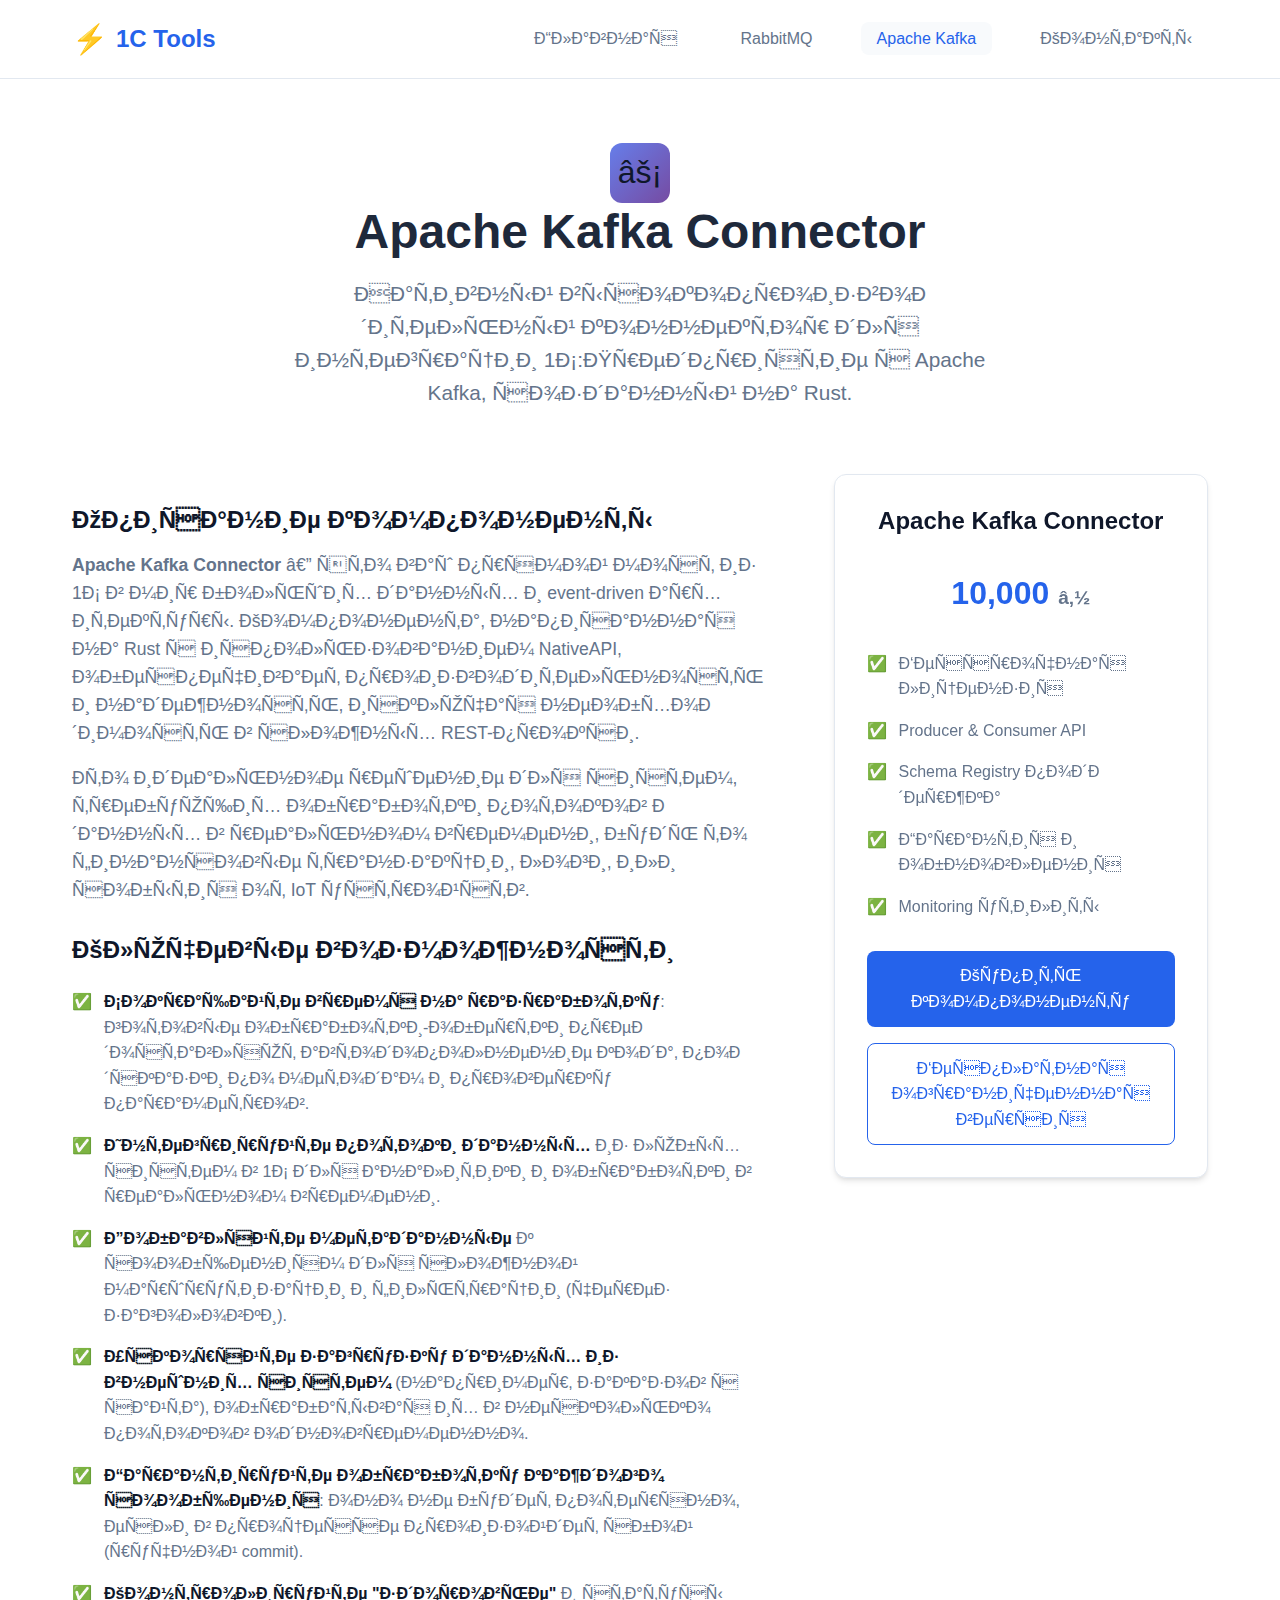
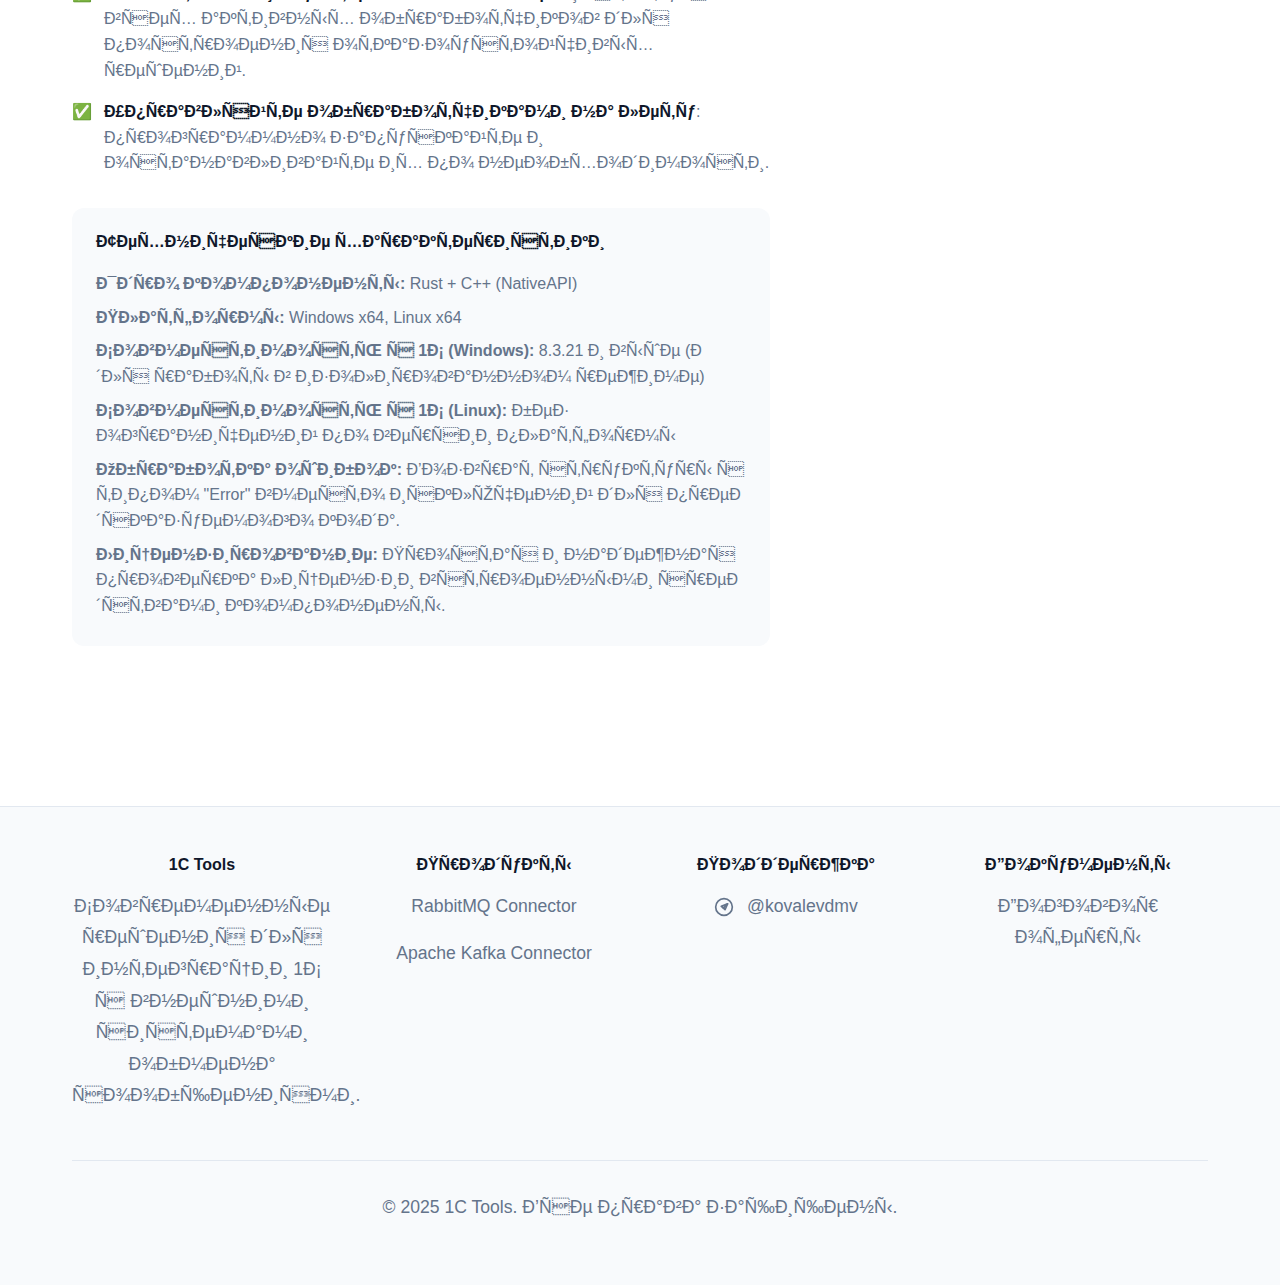
<file: kafka.html>
<!DOCTYPE html>
<html lang="ru">
  <head>
    <!-- Yandex.Metrika counter -->
    <script type="text/javascript">
      (function (m, e, t, r, i, k, a) {
        m[i] =
          m[i] ||
          function () {
            (m[i].a = m[i].a || []).push(arguments);
          };
        m[i].l = 1 * new Date();
        for (var j = 0; j < document.scripts.length; j++) {
          if (document.scripts[j].src === r) {
            return;
          }
        }
        (k = e.createElement(t)),
          (a = e.getElementsByTagName(t)[0]),
          (k.async = 1),
          (k.src = r),
          a.parentNode.insertBefore(k, a);
      })(
        window,
        document,
        "script",
        "https://mc.yandex.ru/metrika/tag.js",
        "ym"
      );

      ym(103372801, "init", {
        clickmap: true,
        trackLinks: true,
        accurateTrackBounce: true,
      });
    </script>
    <noscript
      ><div>
        <img
          src="https://mc.yandex.ru/watch/103372801"
          style="position: absolute; left: -9999px"
          alt=""
        /></div
    ></noscript>
    <!-- /Yandex.Metrika counter -->
    <meta charset="UTF-8" />
    <meta name="viewport" content="width=device-width, initial-scale=1.0" />
    <title>Apache Kafka Connector - Внешняя компонента для 1С</title>
    <meta
      name="description"
      content="Нативная внешняя компонента на Rust для интеграции 1С с Apache Kafka. Высокопроизводительная потоковая обработка данных без REST-прокси."
    />
    <link rel="stylesheet" href="styles.css" />
  </head>
  <body>
    <header>
      <nav>
        <a href="index.html" class="logo">1C Tools</a>
        <ul class="nav-links">
          <li><a href="index.html">Главная</a></li>
          <li><a href="rabbitmq.html">RabbitMQ</a></li>
          <li><a href="kafka.html" class="active">Apache Kafka</a></li>
          <li><a href="index.html#contact">Контакты</a></li>
        </ul>
      </nav>
    </header>

    <main>
      <section class="component-detail">
        <div class="container">
          <div class="detail-header">
            <div class="component-icon" style="margin: 0 auto">⚡</div>
            <h1>Apache Kafka Connector</h1>
            <p style="font-size: 1.3rem; max-width: 700px; margin: 0 auto">
              Нативный высокопроизводительный коннектор для интеграции
              1С:Предприятие с Apache Kafka, созданный на Rust.
            </p>
          </div>

          <div class="detail-content">
            <div class="detail-info">
              <h3>Описание компоненты</h3>
              <p>
                <strong>Apache Kafka Connector</strong> — это ваш прямой мост из
                1С в мир больших данных и event-driven архитектуры. Компонента,
                написанная на Rust с использованием NativeAPI, обеспечивает
                производительность и надежность, исключая необходимость в
                сложных REST-прокси.
              </p>
              <p>
                Это идеальное решение для систем, требующих обработки потоков
                данных в реальном времени, будь то финансовые транзакции, логи,
                или события от IoT устройств.
              </p>

              <h3>Ключевые возможности</h3>

              <ul class="features-list">
                <li>
                  <strong>Сокращайте время на разработку</strong>: готовые
                  обработки-обертки предоставляют автодополнение кода, подсказки
                  по методам и проверку параметров.
                </li>
                <li>
                  <strong>Интегрируйте потоки данных</strong> из любых систем в
                  1С для аналитики и обработки в реальном времени.
                </li>
                <li>
                  <strong>Добавляйте метаданные</strong> к сообщениям для
                  сложной маршрутизации и фильтрации (через заголовки).
                </li>
                <li>
                  <strong>Ускоряйте загрузку данных из внешних систем</strong>
                  (например, заказов с сайта), обрабатывая их в несколько
                  потоков одновременно.
                </li>
                <li>
                  <strong>Гарантируйте обработку каждого сообщения</strong>: оно
                  не будет потеряно, если в процессе произойдет сбой (ручной
                  commit).
                </li>
                <li>
                  <strong>Контролируйте "здоровье"</strong> и статусы всех
                  активных обработчиков для построения отказоустойчивых решений.
                </li>
                <li>
                  <strong>Управляйте обработчиками на лету</strong>: программно
                  запускайте и останавливайте их по необходимости.
                </li>
              </ul>

              <div class="tech-specs">
                <h4>Технические характеристики</h4>
                <ul>
                  <li>
                    <strong>Ядро компоненты:</strong> Rust + C++ (NativeAPI)
                  </li>
                  <li><strong>Платформы:</strong> Windows x64, Linux x64</li>
                  <li>
                    <strong>Совместимость с 1С (Windows):</strong> 8.3.21 и выше
                    (для работы в изолированном режиме)
                  </li>
                  <li>
                    <strong>Совместимость с 1С (Linux):</strong> без ограничений
                    по версии платформы
                  </li>
                  <li>
                    <strong>Обработка ошибок:</strong> Возврат структуры с типом
                    "Error" вместо исключений для предсказуемого кода.
                  </li>
                  <li>
                    <strong>Лицензирование:</strong> Простая и надежная проверка
                    лицензии встроенными средствами компоненты.
                  </li>
                </ul>
              </div>
            </div>

            <div class="pricing-card">
              <h3 class="text-center">Apache Kafka Connector</h3>
              <div class="price text-center" style="margin: 2rem 0">
                10,000 <span class="price-currency">₽</span>
              </div>

              <ul class="features-list" style="margin-bottom: 2rem">
                <li>Бессрочная лицензия</li>
                <li>Producer & Consumer API</li>
                <li>Schema Registry поддержка</li>
                <li>Гарантия и обновления</li>
                <li>Monitoring утилиты</li>
              </ul>

              <div
                class="component-actions"
                style="flex-direction: column; gap: 1rem"
              >
                <a
                  href="https://t.me/kovalevdmv"
                  target="_blank"
                  class="btn btn-primary"
                >
                  Купить компоненту
                </a>
                <a
                  href="https://github.com/kovalevdmv/1CApacheKafka/releases"
                  target="_blank"
                  class="btn btn-outline"
                >
                  Бесплатная ограниченная версия
                </a>
              </div>
            </div>
          </div>
        </div>
      </section>
    </main>

    <footer id="contact">
      <div class="container">
        <div class="footer-content">
          <div class="footer-section">
            <h4>1C Tools</h4>
            <p>
              Современные решения для интеграции 1С с внешними системами обмена
              сообщениями.
            </p>
          </div>
          <div class="footer-section">
            <h4>Продукты</h4>
            <p><a href="rabbitmq.html">RabbitMQ Connector</a></p>
            <p><a href="kafka.html">Apache Kafka Connector</a></p>
          </div>
          <div class="footer-section">
            <h4>Поддержка</h4>
            <p>
              <a
                href="https://t.me/kovalevdmv"
                target="_blank"
                class="telegram-link"
              >
                <svg
                  width="20"
                  height="20"
                  viewBox="0 0 24 24"
                  fill="none"
                  xmlns="http://www.w3.org/2000/svg"
                  style="vertical-align: middle; margin-right: 8px"
                >
                  <path
                    d="M12 22C17.5228 22 22 17.5228 22 12C22 6.47715 17.5228 2 12 2C6.47715 2 2 6.47715 2 12C2 17.5228 6.47715 22 12 22Z"
                    stroke="currentColor"
                    stroke-width="2"
                    stroke-linecap="round"
                    stroke-linejoin="round"
                  />
                  <path
                    d="M16.25 8.25L11.25 13.25"
                    stroke="currentColor"
                    stroke-width="2"
                    stroke-linecap="round"
                    stroke-linejoin="round"
                  />
                  <path
                    d="M16.25 8.25L8.75 11.25L11.25 13.25L13.25 15.25L16.25 8.25Z"
                    stroke="currentColor"
                    stroke-width="2"
                    stroke-linecap="round"
                    stroke-linejoin="round"
                  />
                </svg>
                @kovalevdmv
              </a>
            </p>
          </div>
          <div class="footer-section">
            <h4>Документы</h4>
            <p>
              <a
                href="https://github.com/kovalevdmv/1CApacheKafka/releases/download/0.9.51/offer.agreement.docx"
                target="_blank"
                >Договор оферты</a
              >
            </p>
          </div>
        </div>
        <div class="footer-bottom">
          <p>&copy; 2025 1C Tools. Все права защищены.</p>
        </div>
      </div>
    </footer>

    <script>
      function buyComponent(component) {
        // Здесь будет интеграция с платежной системой
        alert("Переход к оплате компоненты " + component.toUpperCase());
      }

      function downloadDemo(component) {
        // Здесь будет ссылка на демо версию
        alert("Скачивание демо версии " + component.toUpperCase());
      }

      function downloadLatest(component) {
        // Здесь будет ссылка на последнюю версию
        alert("Скачивание последней версии " + component.toUpperCase());
      }

      // Add active class to current navigation item
      const currentPath = window.location.pathname;
      const navLinks = document.querySelectorAll(".nav-links a");
      navLinks.forEach((link) => {
        if (link.getAttribute("href") === currentPath.split("/").pop()) {
          link.classList.add("active");
        }
      });
    </script>
  </body>
</html>
</file>
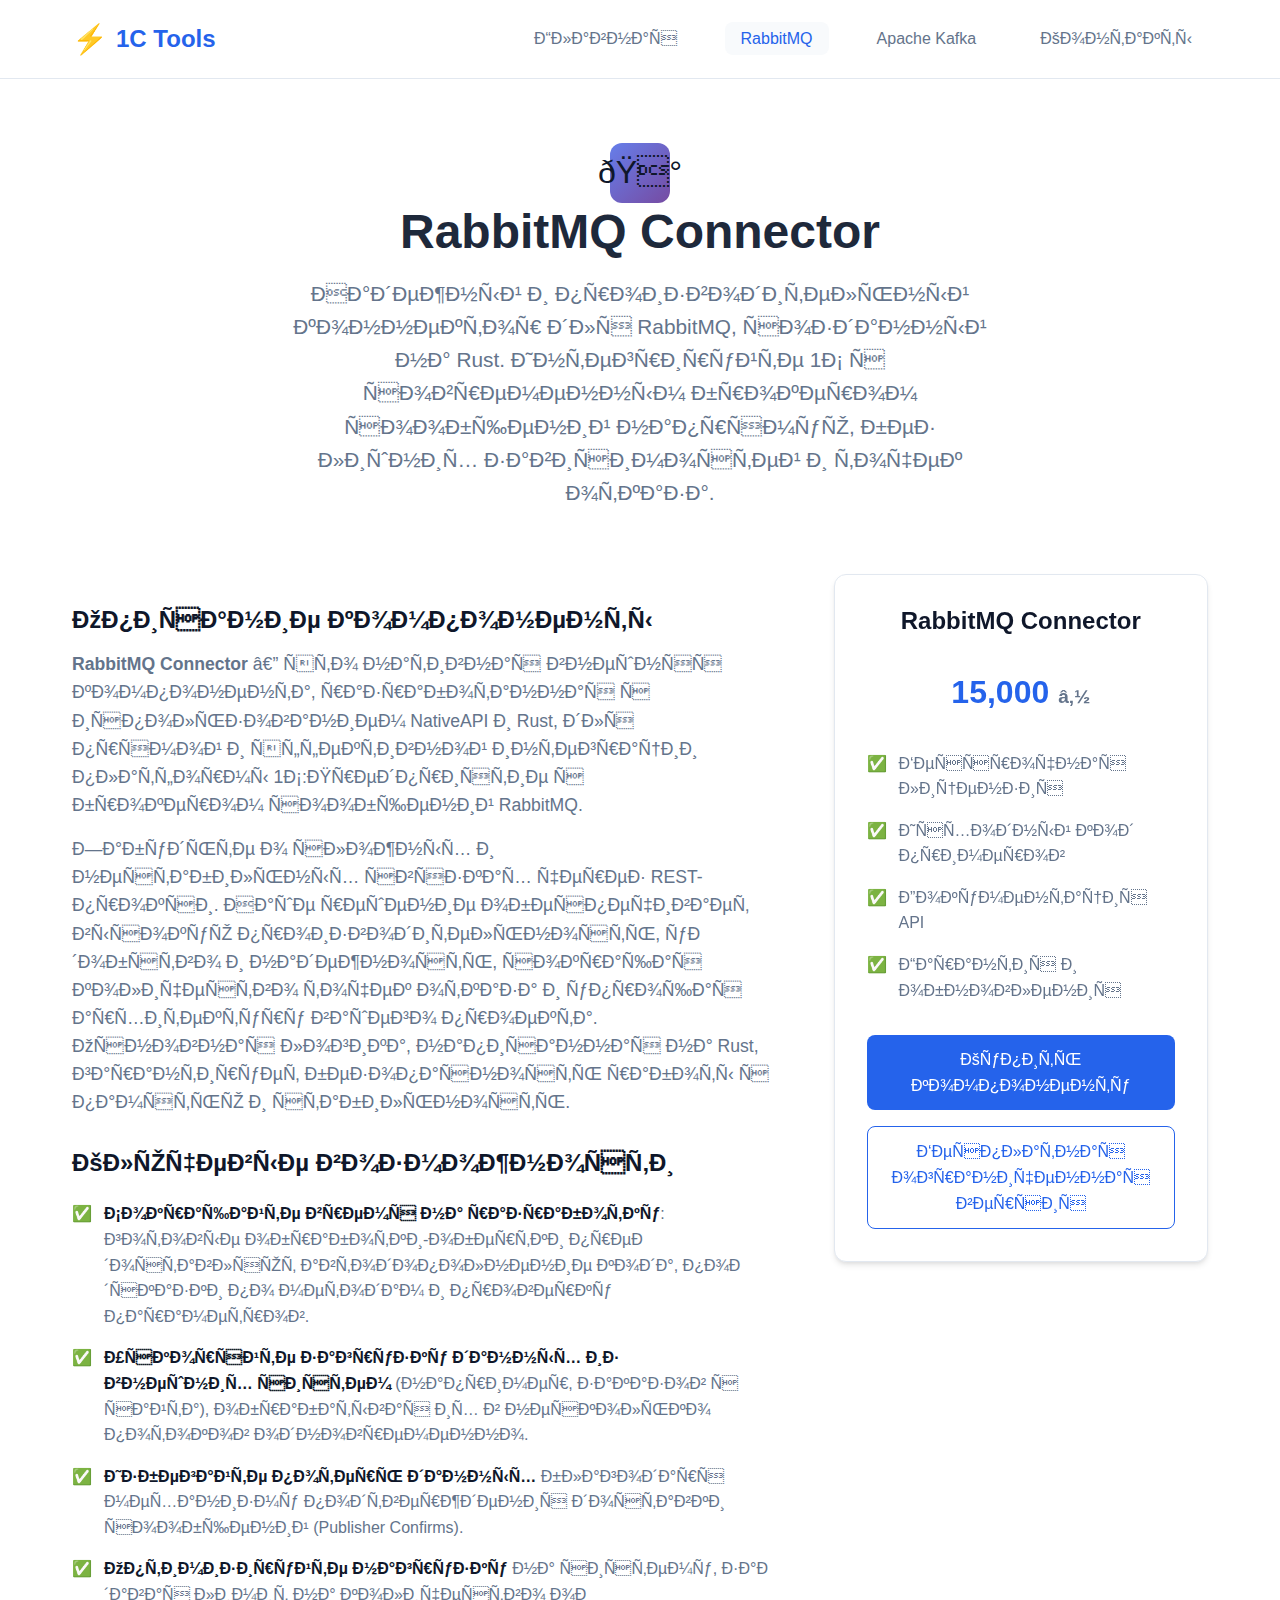
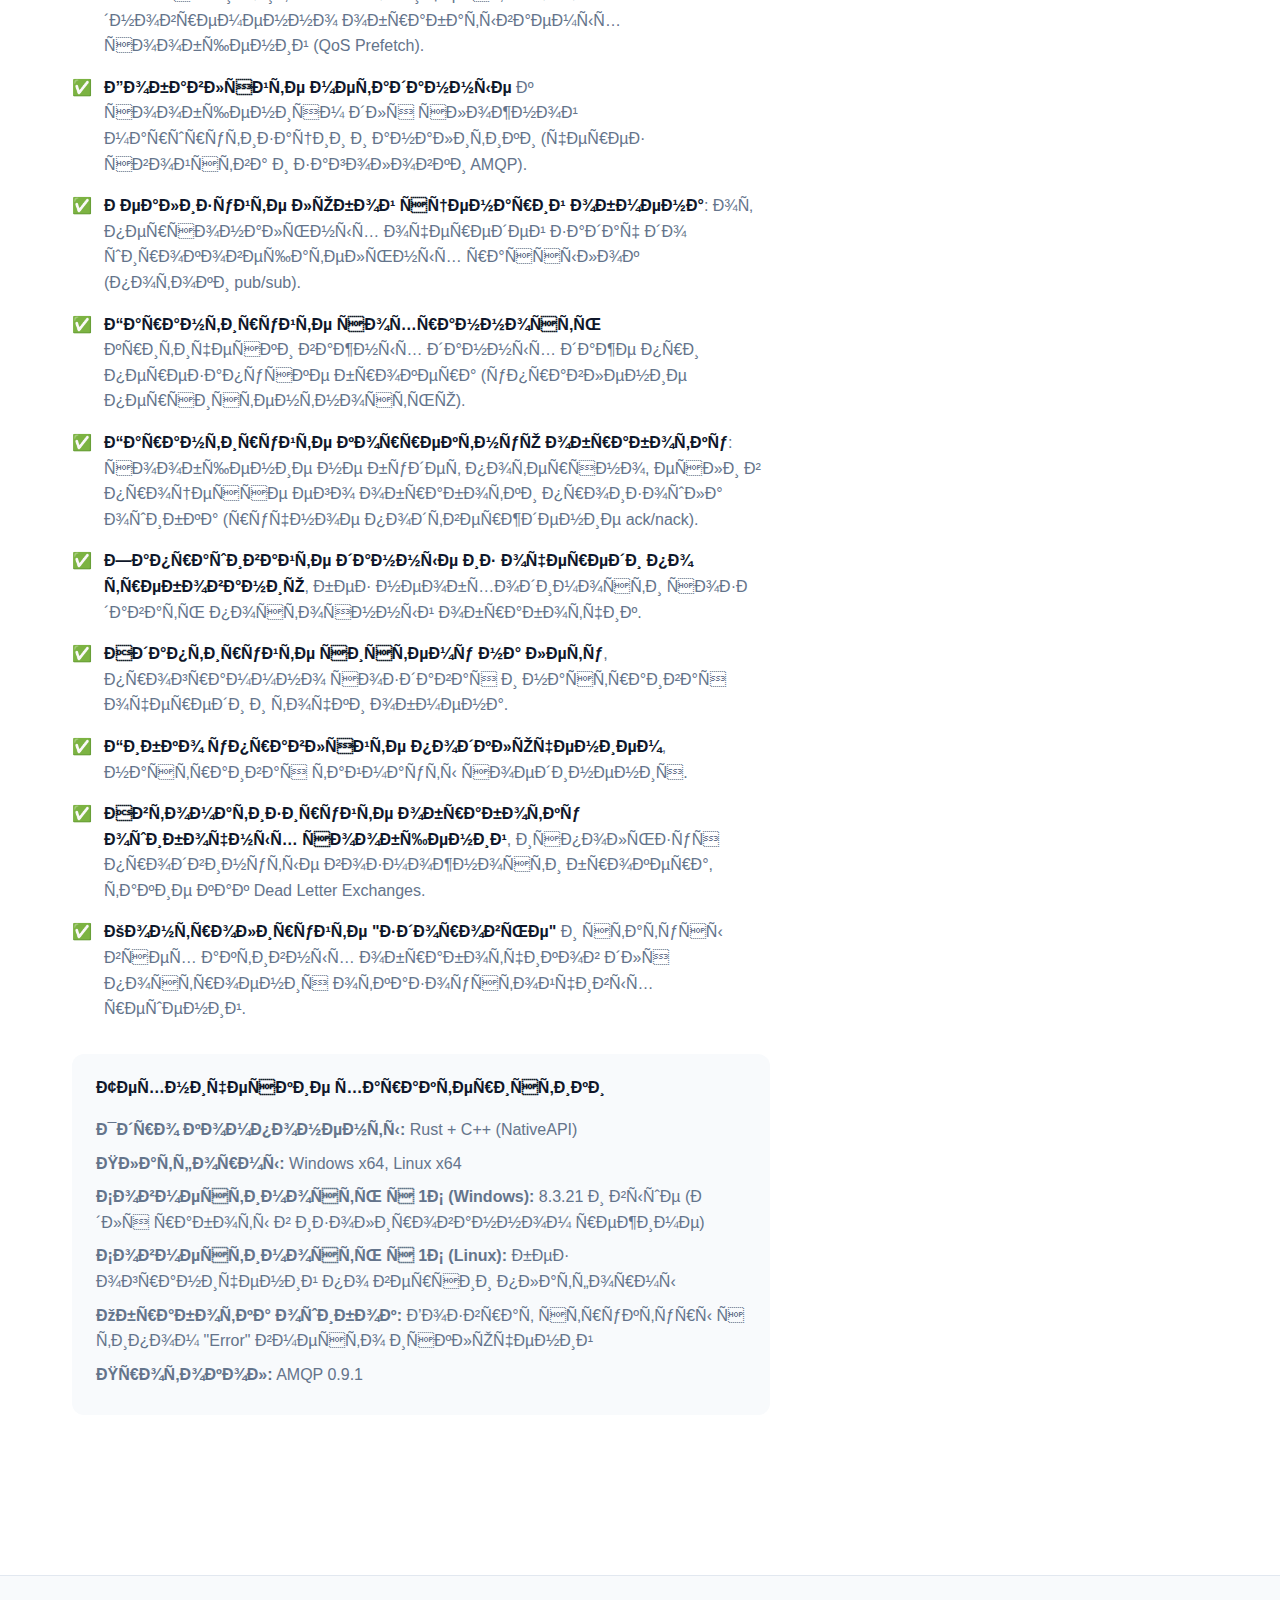
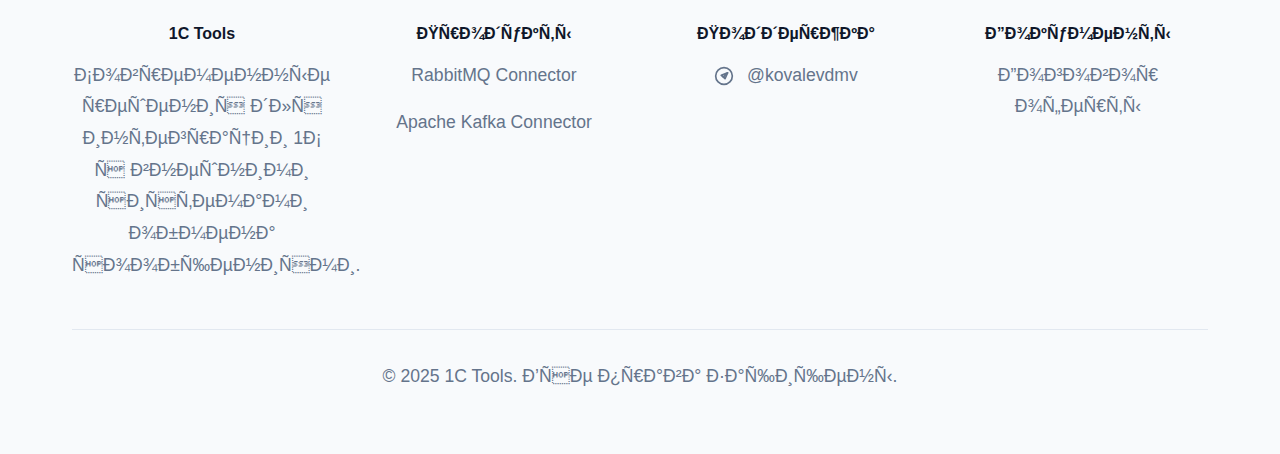
<file: rabbitmq.html>
<!DOCTYPE html>
<html lang="ru">
  <head>
    <!-- Yandex.Metrika counter -->
    <script type="text/javascript">
      (function (m, e, t, r, i, k, a) {
        m[i] =
          m[i] ||
          function () {
            (m[i].a = m[i].a || []).push(arguments);
          };
        m[i].l = 1 * new Date();
        for (var j = 0; j < document.scripts.length; j++) {
          if (document.scripts[j].src === r) {
            return;
          }
        }
        (k = e.createElement(t)),
          (a = e.getElementsByTagName(t)[0]),
          (k.async = 1),
          (k.src = r),
          a.parentNode.insertBefore(k, a);
      })(
        window,
        document,
        "script",
        "https://mc.yandex.ru/metrika/tag.js",
        "ym"
      );

      ym(103372794, "init", {
        clickmap: true,
        trackLinks: true,
        accurateTrackBounce: true,
      });
    </script>
    <noscript
      ><div>
        <img
          src="https://mc.yandex.ru/watch/103372794"
          style="position: absolute; left: -9999px"
          alt=""
        /></div
    ></noscript>
    <!-- /Yandex.Metrika counter -->
    <meta charset="UTF-8" />
    <meta name="viewport" content="width=device-width, initial-scale=1.0" />
    <title>RabbitMQ Connector - Внешняя компонента для 1С</title>
    <meta
      name="description"
      content="Нативная внешняя компонента на Rust для интеграции 1С с RabbitMQ. Надежный и производительный обмен сообщениями."
    />
    <link rel="stylesheet" href="styles.css" />
  </head>
  <body>
    <header>
      <nav>
        <a href="index.html" class="logo">1C Tools</a>
        <ul class="nav-links">
          <li><a href="index.html">Главная</a></li>
          <li><a href="rabbitmq.html" class="active">RabbitMQ</a></li>
          <li><a href="kafka.html">Apache Kafka</a></li>
          <li><a href="index.html#contact">Контакты</a></li>
        </ul>
      </nav>
    </header>

    <main>
      <section class="component-detail">
        <div class="container">
          <div class="detail-header">
            <div class="component-icon" style="margin: 0 auto">🐰</div>
            <h1>RabbitMQ Connector</h1>
            <p style="font-size: 1.3rem; max-width: 700px; margin: 0 auto">
              Надежный и производительный коннектор для RabbitMQ, созданный на
              Rust. Интегрируйте 1С с современным брокером сообщений напрямую,
              без лишних зависимостей и точек отказа.
            </p>
          </div>

          <div class="detail-content">
            <div class="detail-info">
              <h3>Описание компоненты</h3>
              <p>
                <strong>RabbitMQ Connector</strong> — это нативная внешняя
                компонента, разработанная с использованием NativeAPI и Rust, для
                прямой и эффективной интеграции платформы 1С:Предприятие с
                брокером сообщений RabbitMQ.
              </p>
              <p>
                Забудьте о сложных и нестабильных связках через REST-прокси.
                Наше решение обеспечивает высокую производительность, удобство и
                надежность, сокращая количество точек отказа и упрощая
                архитектуру вашего проекта. Основная логика, написанная на Rust,
                гарантирует безопасность работы с памятью и стабильность.
              </p>

              <h3>Ключевые возможности</h3>

              <ul class="features-list">
                <li>
                  <strong>Сокращайте время на разработку</strong>: готовые
                  обработки-обертки предоставляют автодополнение кода, подсказки
                  по методам и проверку параметров.
                </li>
                <li>
                  <strong>Ускоряйте загрузку данных из внешних систем</strong>
                  (например, заказов с сайта), обрабатывая их в несколько
                  потоков одновременно.
                </li>
                <li>
                  <strong>Избегайте потерь данных</strong> благодаря механизму
                  подтверждения доставки сообщений (Publisher Confirms).
                </li>
                <li>
                  <strong>Оптимизируйте нагрузку</strong> на систему, задавая
                  лимит на количество одновременно обрабатываемых сообщений (QoS
                  Prefetch).
                </li>
                <li>
                  <strong>Добавляйте метаданные</strong> к сообщениям для
                  сложной маршрутизации и аналитики (через свойства и заголовки
                  AMQP).
                </li>
                <li>
                  <strong>Реализуйте любой сценарий обмена</strong>: от
                  персональных очередей задач до широковещательных рассылок
                  (потоки pub/sub).
                </li>
                <li>
                  <strong>Гарантируйте сохранность</strong> критически важных
                  данных даже при перезапуске брокера (управление
                  персистентностью).
                </li>
                <li>
                  <strong>Гарантируйте корректную обработку</strong>: сообщение
                  не будет потеряно, если в процессе его обработки произошла
                  ошибка (ручное подтверждение ack/nack).
                </li>
                <li>
                  <strong>Запрашивайте данные из очереди по требованию</strong>,
                  без необходимости создавать постоянный обработчик.
                </li>
                <li>
                  <strong>Адаптируйте систему на лету</strong>, программно
                  создавая и настраивая очереди и точки обмена.
                </li>
                <li>
                  <strong>Гибко управляйте подключением</strong>, настраивая
                  таймауты соединения.
                </li>
                <li>
                  <strong>Автоматизируйте обработку ошибочных сообщений</strong
                  >, используя продвинутые возможности брокера, такие как Dead
                  Letter Exchanges.
                </li>
                <li>
                  <strong>Контролируйте "здоровье"</strong> и статусы всех
                  активных обработчиков для построения отказоустойчивых решений.
                </li>
              </ul>

              <div class="tech-specs">
                <h4>Технические характеристики</h4>
                <ul>
                  <li>
                    <strong>Ядро компоненты:</strong> Rust + C++ (NativeAPI)
                  </li>
                  <li><strong>Платформы:</strong> Windows x64, Linux x64</li>
                  <li>
                    <strong>Совместимость с 1С (Windows):</strong> 8.3.21 и выше
                    (для работы в изолированном режиме)
                  </li>
                  <li>
                    <strong>Совместимость с 1С (Linux):</strong> без ограничений
                    по версии платформы
                  </li>
                  <li>
                    <strong>Обработка ошибок:</strong> Возврат структуры с типом
                    "Error" вместо исключений
                  </li>
                  <li><strong>Протокол:</strong> AMQP 0.9.1</li>
                </ul>
              </div>
            </div>

            <div class="pricing-card">
              <h3 class="text-center">RabbitMQ Connector</h3>
              <div class="price text-center" style="margin: 2rem 0">
                15,000 <span class="price-currency">₽</span>
              </div>

              <ul class="features-list" style="margin-bottom: 2rem">
                <li>Бессрочная лицензия</li>
                <li>Исходный код примеров</li>
                <li>Документация API</li>
                <li>Гарантия и обновления</li>
              </ul>

              <div
                class="component-actions"
                style="flex-direction: column; gap: 1rem"
              >
                <a
                  href="https://t.me/kovalevdmv"
                  target="_blank"
                  class="btn btn-primary"
                >
                  Купить компоненту
                </a>
                <a
                  href="https://github.com/kovalevdmv/1CRabbitMQ/releases"
                  target="_blank"
                  class="btn btn-outline"
                >
                  Бесплатная ограниченная версия
                </a>
              </div>
            </div>
          </div>
        </div>
      </section>
    </main>

    <footer id="contact">
      <div class="container">
        <div class="footer-content">
          <div class="footer-section">
            <h4>1C Tools</h4>
            <p>
              Современные решения для интеграции 1С с внешними системами обмена
              сообщениями.
            </p>
          </div>
          <div class="footer-section">
            <h4>Продукты</h4>
            <p><a href="rabbitmq.html">RabbitMQ Connector</a></p>
            <p><a href="kafka.html">Apache Kafka Connector</a></p>
          </div>
          <div class="footer-section">
            <h4>Поддержка</h4>
            <p>
              <a
                href="https://t.me/kovalevdmv"
                target="_blank"
                class="telegram-link"
              >
                <svg
                  width="20"
                  height="20"
                  viewBox="0 0 24 24"
                  fill="none"
                  xmlns="http://www.w3.org/2000/svg"
                  style="vertical-align: middle; margin-right: 8px"
                >
                  <path
                    d="M12 22C17.5228 22 22 17.5228 22 12C22 6.47715 17.5228 2 12 2C6.47715 2 2 6.47715 2 12C2 17.5228 6.47715 22 12 22Z"
                    stroke="currentColor"
                    stroke-width="2"
                    stroke-linecap="round"
                    stroke-linejoin="round"
                  />
                  <path
                    d="M16.25 8.25L11.25 13.25"
                    stroke="currentColor"
                    stroke-width="2"
                    stroke-linecap="round"
                    stroke-linejoin="round"
                  />
                  <path
                    d="M16.25 8.25L8.75 11.25L11.25 13.25L13.25 15.25L16.25 8.25Z"
                    stroke="currentColor"
                    stroke-width="2"
                    stroke-linecap="round"
                    stroke-linejoin="round"
                  />
                </svg>
                @kovalevdmv
              </a>
            </p>
          </div>
          <div class="footer-section">
            <h4>Документы</h4>
            <p>
              <a
                href="https://github.com/kovalevdmv/1CRabbitMQ/releases/download/0.9.92/offer.agreement.docx"
                target="_blank"
                >Договор оферты</a
              >
            </p>
          </div>
        </div>
        <div class="footer-bottom">
          <p>&copy; 2025 1C Tools. Все права защищены.</p>
        </div>
      </div>
    </footer>

    <script>
      function buyComponent(component) {
        // Здесь будет интеграция с платежной системой
        alert("Переход к оплате компоненты " + component.toUpperCase());
      }

      function downloadDemo(component) {
        // Здесь будет ссылка на демо версию
        alert("Скачивание демо версии " + component.toUpperCase());
      }

      function downloadLatest(component) {
        // Здесь будет ссылка на последнюю версию
        alert("Скачивание последней версии " + component.toUpperCase());
      }

      // Add active class to current navigation item
      const currentPath = window.location.pathname;
      const navLinks = document.querySelectorAll(".nav-links a");
      navLinks.forEach((link) => {
        if (link.getAttribute("href") === currentPath.split("/").pop()) {
          link.classList.add("active");
        }
      });
    </script>
  </body>
</html>
</file>
<file: styles.css>
:root {
    --primary-color: #2563eb;
    --primary-hover: #1d4ed8;
    --secondary-color: #64748b;
    --background-color: #ffffff;
    --surface-color: #f8fafc;
    --border-color: #e2e8f0;
    --text-primary: #0f172a;
    --text-secondary: #64748b;
    --success-color: #10b981;
    --gradient: linear-gradient(135deg, #667eea 0%, #764ba2 100%);
    --shadow: 0 4px 6px -1px rgba(0, 0, 0, 0.1), 0 2px 4px -1px rgba(0, 0, 0, 0.06);
    --shadow-lg: 0 20px 25px -5px rgba(0, 0, 0, 0.1), 0 10px 10px -5px rgba(0, 0, 0, 0.04);
    --border-radius: 12px;
    --transition: all 0.3s cubic-bezier(0.4, 0, 0.2, 1);
}

* {
    margin: 0;
    padding: 0;
    box-sizing: border-box;
}

body {
    font-family: -apple-system, BlinkMacSystemFont, 'Segoe UI', Roboto, 'Helvetica Neue', Arial, sans-serif;
    line-height: 1.6;
    color: var(--text-primary);
    background-color: var(--background-color);
    font-size: 16px;
}

/* Typography */
h1, h2, h3, h4, h5, h6 {
    font-weight: 600;
    line-height: 1.2;
    margin-bottom: 1rem;
}

h1 {
    font-size: 3rem;
    font-weight: 700;
    color: #1e293b;
}

h2 {
    font-size: 2.25rem;
    color: var(--text-primary);
}

h3 {
    font-size: 1.5rem;
    color: var(--text-primary);
}

p {
    color: var(--text-secondary);
    margin-bottom: 1rem;
    font-size: 1.1rem;
}

/* Header */
header {
    background: var(--background-color);
    border-bottom: 1px solid var(--border-color);
    position: sticky;
    top: 0;
    z-index: 100;
}

nav {
    max-width: 1200px;
    margin: 0 auto;
    padding: 1rem 2rem;
    display: flex;
    justify-content: space-between;
    align-items: center;
}

.logo {
    font-size: 1.5rem;
    font-weight: 700;
    color: var(--primary-color);
    text-decoration: none;
    display: flex;
    align-items: center;
    gap: 0.5rem;
}

.logo::before {
    content: '⚡';
    font-size: 1.8rem;
}

.nav-links {
    display: flex;
    list-style: none;
    gap: 2rem;
    align-items: center;
}

.nav-links a {
    text-decoration: none;
    color: var(--text-secondary);
    font-weight: 500;
    padding: 0.5rem 1rem;
    border-radius: 8px;
}

.nav-links a:hover,
.nav-links a.active {
    color: var(--primary-color);
    background-color: var(--surface-color);
    transition: var(--transition);
}

/* Container */
.container {
    max-width: 1200px;
    margin: 0 auto;
    padding: 0 2rem;
}

/* Hero Section */
.hero {
    padding: 6rem 0;
    text-align: center;
    background: linear-gradient(135deg, #f8fafc 0%, #e2e8f0 100%);
}

.hero h1 {
    margin-bottom: 1.5rem;
    max-width: 800px;
    margin-left: auto;
    margin-right: auto;
}

.hero p {
    font-size: 1.25rem;
    max-width: 600px;
    margin: 0 auto 2.5rem;
    color: var(--text-secondary);
}

.cta-button {
    display: inline-flex;
    align-items: center;
    gap: 0.5rem;
    background: var(--primary-color);
    color: white;
    padding: 1rem 2rem;
    border-radius: var(--border-radius);
    text-decoration: none;
    font-weight: 600;
    font-size: 1.1rem;
    box-shadow: var(--shadow);
}

.cta-button:hover {
    background: var(--primary-hover);
    transform: translateY(-2px);
    box-shadow: var(--shadow-lg);
    transition: var(--transition);
}

/* Components Grid */
.components-grid {
    display: grid;
    grid-template-columns: repeat(auto-fit, minmax(400px, 1fr));
    gap: 2rem;
    padding: 4rem 0;
}

.component-card {
    background: white;
    border-radius: var(--border-radius);
    padding: 2rem;
    box-shadow: var(--shadow);
    border: 1px solid var(--border-color);
    position: relative;
    overflow: hidden;
}

.component-card::before {
    content: '';
    position: absolute;
    top: 0;
    left: 0;
    right: 0;
    height: 4px;
    background: var(--gradient);
}

.component-card:hover {
    transform: translateY(-4px);
    box-shadow: var(--shadow-lg);
    transition: var(--transition);
}

.component-icon {
    width: 60px;
    height: 60px;
    background: var(--gradient);
    border-radius: 12px;
    display: flex;
    align-items: center;
    justify-content: center;
    font-size: 2rem;
    margin-bottom: 1.5rem;
}

.component-card h3 {
    margin-bottom: 1rem;
    color: var(--text-primary);
}

.component-card p {
    margin-bottom: 1.5rem;
    line-height: 1.6;
}

.price {
    font-size: 2rem;
    font-weight: 700;
    color: var(--primary-color);
    margin-bottom: 1.5rem;
}

.price-currency {
    font-size: 1.2rem;
    color: var(--text-secondary);
}

.component-actions {
    display: flex;
    flex-direction: column;
    gap: 1rem;
}

.btn {
    padding: 0.75rem 1.5rem;
    border-radius: 8px;
    text-decoration: none;
    font-weight: 500;
    text-align: center;
    border: none;
    cursor: pointer;
    font-size: 1rem;
}

.btn-primary {
    background: var(--primary-color);
    color: white;
}

.btn-primary:hover {
    background: var(--primary-hover);
    transform: translateY(-1px);
    transition: var(--transition);
}

.btn-secondary {
    background: var(--surface-color);
    color: var(--text-primary);
    border: 1px solid var(--border-color);
}

.btn-secondary:hover {
    background: var(--border-color);
    transition: var(--transition);
}

.btn-outline {
    background: transparent;
    color: var(--primary-color);
    border: 1px solid var(--primary-color);
}

.btn-outline:hover {
    background: var(--primary-color);
    color: white;
    transition: var(--transition);
}

/* Features List */
.features-list {
    list-style: none;
    margin: 1.5rem 0;
    padding-left: 0;
}

.features-list li {
    padding-left: 2rem;
    margin-bottom: 1rem;
    position: relative;
    color: var(--text-secondary);
}

.features-list li::before {
    content: '✅';
    position: absolute;
    left: 0;
    top: 0;
    color: var(--primary-color);
}

.features-list li strong {
    font-weight: 600;
    color: var(--text-primary);
}

/* Footer */
footer {
    background: var(--surface-color);
    border-top: 1px solid var(--border-color);
    padding: 3rem 0;
    margin-top: 4rem;
    text-align: center;
}

.footer-content {
    display: grid;
    grid-template-columns: repeat(auto-fit, minmax(250px, 1fr));
    gap: 2rem;
    margin-bottom: 2rem;
}

.footer-section h4 {
    margin-bottom: 1rem;
    color: var(--text-primary);
}

.footer-section p,
.footer-section a {
    color: var(--text-secondary);
    text-decoration: none;
    line-height: 1.8;
}

.footer-section a:hover {
    color: var(--primary-color);
}

.footer-bottom {
    border-top: 1px solid var(--border-color);
    padding-top: 2rem;
    color: var(--text-secondary);
}

/* Component Detail Page */
.component-detail {
    padding: 4rem 0;
}

.detail-header {
    text-align: center;
    margin-bottom: 4rem;
}

.detail-content {
    display: grid;
    grid-template-columns: 2fr 1fr;
    gap: 4rem;
    align-items: start;
}

.detail-info h3 {
    margin-top: 2rem;
    margin-bottom: 1rem;
}

.pricing-card {
    background: white;
    border-radius: var(--border-radius);
    padding: 2rem;
    box-shadow: var(--shadow);
    border: 1px solid var(--border-color);
    position: sticky;
    top: 100px;
}

.tech-specs {
    background: var(--surface-color);
    border-radius: var(--border-radius);
    padding: 1.5rem;
    margin: 2rem 0;
}

.tech-specs h4 {
    margin-bottom: 1rem;
    color: var(--text-primary);
}

.tech-specs ul {
    list-style: none;
}

.tech-specs li {
    padding: 0.25rem 0;
    color: var(--text-secondary);
}

/* Responsive Design */
@media (max-width: 768px) {
    .nav-links {
        display: none;
    }
    
    .hero h1 {
        font-size: 2.5rem;
    }
    
    .components-grid {
        grid-template-columns: 1fr;
    }
    
    .detail-content {
        grid-template-columns: 1fr;
        gap: 2rem;
    }
    
    .pricing-card {
        position: static;
    }
    
    .container {
        padding: 0 1rem;
    }
}

@media (max-width: 480px) {
    .hero {
        padding: 4rem 0;
    }
    
    .hero h1 {
        font-size: 2rem;
    }
    
    .component-card {
        padding: 1.5rem;
    }
}

/* Loading Animation */
.loading {
    display: inline-block;
    width: 20px;
    height: 20px;
    border: 3px solid rgba(255, 255, 255, 0.3);
    border-radius: 50%;
    border-top-color: #fff;
    animation: spin 1s ease-in-out infinite;
}

@keyframes spin {
    to { transform: rotate(360deg); }
}

/* Utility Classes */
.text-center { text-align: center; }
.text-left { text-align: left; }
.text-right { text-align: right; }
.mb-1 { margin-bottom: 0.5rem; }
.mb-2 { margin-bottom: 1rem; }
.mb-3 { margin-bottom: 1.5rem; }
.mt-1 { margin-top: 0.5rem; }
.mt-2 { margin-top: 1rem; }
.mt-3 { margin-top: 1.5rem; }
</file>
